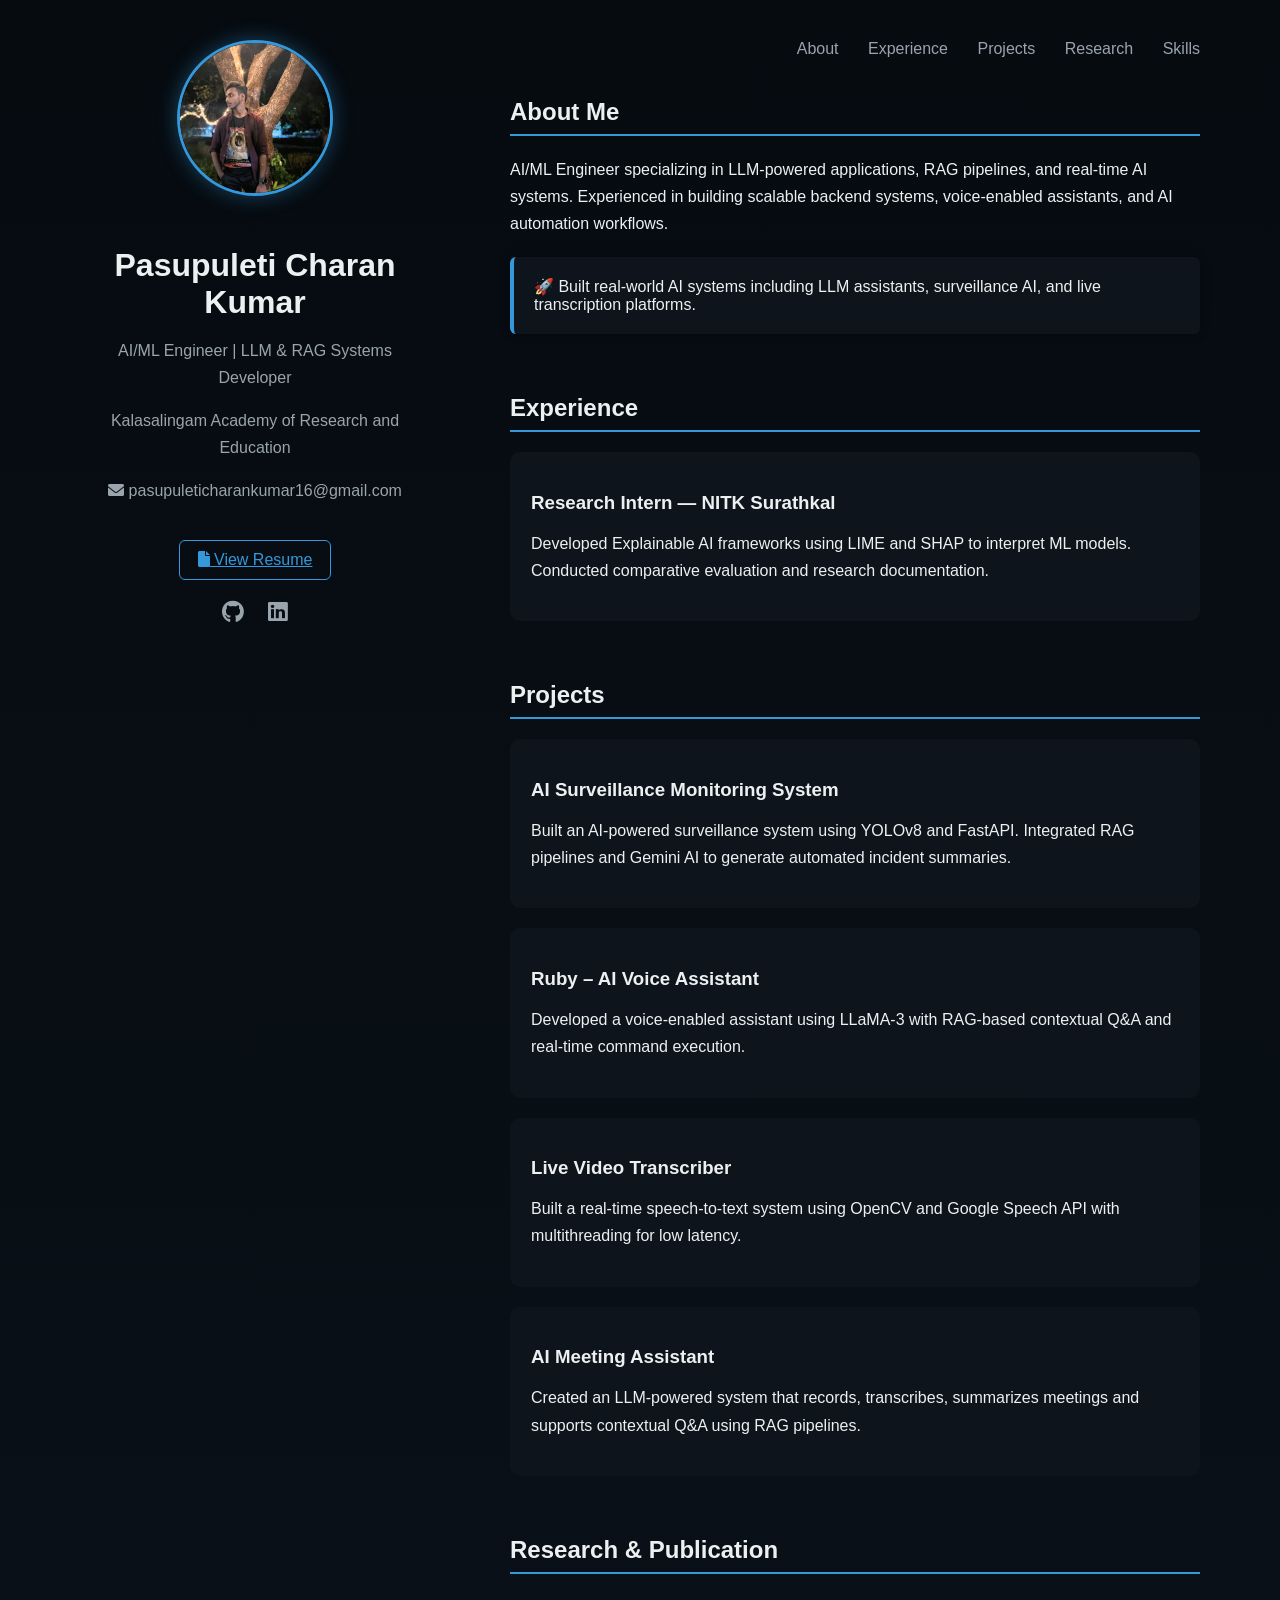
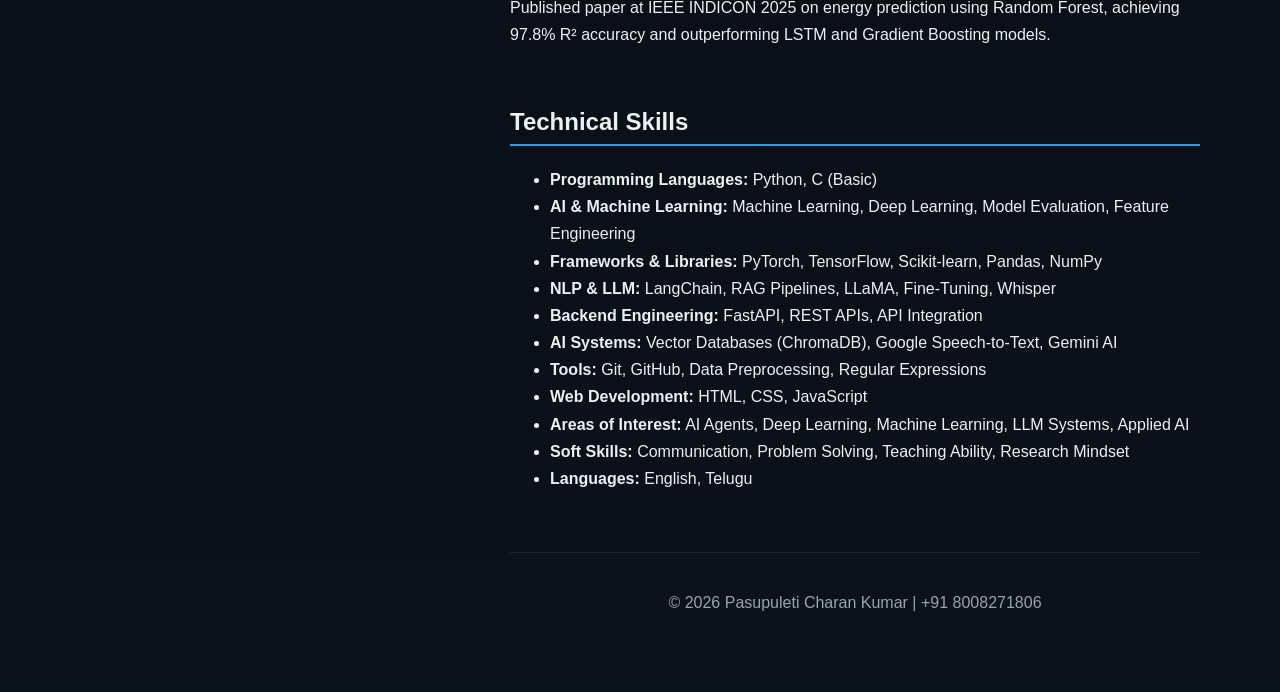
<file: index.html>
<!DOCTYPE html>
<html lang="en">
<head>
    <meta charset="UTF-8">
    <meta name="viewport" content="width=device-width, initial-scale=1.0">
    <title>Pasupuleti Charan Kumar | AI Engineer</title>

    <meta name="description" content="AI/ML Engineer specializing in LLMs, RAG pipelines, and real-time AI systems. Portfolio of Pasupuleti Charan Kumar">

    <link rel="stylesheet" href="style.css">
    <link rel="stylesheet" href="https://cdnjs.cloudflare.com/ajax/libs/font-awesome/6.0.0/css/all.min.css">
</head>

<body>
<div class="container">

    <!-- LEFT COLUMN -->
    <aside class="left-column">
        <div class="identity">
            <img src="PCK.jpg" class="profile-pic">

            <h1>Pasupuleti Charan Kumar</h1>
            <p class="title">AI/ML Engineer | LLM & RAG Systems Developer</p>

            <p class="affiliation">Kalasalingam Academy of Research and Education</p>

            <p class="email">
                <i class="fas fa-envelope"></i> 
                pasupuleticharankumar16@gmail.com
            </p>

            <a href="0.11.pdf" class="research-link">
                <i class="fas fa-file"></i> View Resume
            </a>

            <div class="social-links">
                <a href="https://github.com/PasupuletiC"><i class="fab fa-github"></i></a>
                <a href="https://linkedin.com/in/pasupuleticharankumar1611"><i class="fab fa-linkedin"></i></a>
            </div>
        </div>
    </aside>

    <!-- RIGHT COLUMN -->
    <main class="right-column">

        <!-- NAV -->
        <nav class="main-nav">
            <a href="#objective">About</a>
            <a href="#experience">Experience</a>
            <a href="#projects">Projects</a>
            <a href="#publication">Research</a>
            <a href="#skills">Skills</a>
        </nav>

        <!-- OBJECTIVE -->
        <section id="objective">
            <h2>About Me</h2>

            <p>
                AI/ML Engineer specializing in LLM-powered applications, RAG pipelines, and real-time AI systems. 
                Experienced in building scalable backend systems, voice-enabled assistants, and AI automation workflows.
            </p>

            <div class="callout-box">
                🚀 Built real-world AI systems including LLM assistants, surveillance AI, and live transcription platforms.
            </div>
        </section>

        <!-- EXPERIENCE -->
        <section id="experience">
            <h2>Experience</h2>

            <div class="project">
                <h3>Research Intern — NITK Surathkal</h3>
                <p>
                    Developed Explainable AI frameworks using LIME and SHAP to interpret ML models. 
                    Conducted comparative evaluation and research documentation.
                </p>
            </div>
        </section>

        <!-- PROJECTS -->
        <section id="projects">
            <h2>Projects</h2>

            <div class="project">
                <h3>AI Surveillance Monitoring System</h3>
                <p>
                    Built an AI-powered surveillance system using YOLOv8 and FastAPI. 
                    Integrated RAG pipelines and Gemini AI to generate automated incident summaries.
                </p>
            </div>

            <div class="project">
                <h3>Ruby – AI Voice Assistant</h3>
                <p>
                    Developed a voice-enabled assistant using LLaMA-3 with RAG-based contextual Q&A 
                    and real-time command execution.
                </p>
            </div>

            <div class="project">
                <h3>Live Video Transcriber</h3>
                <p>
                    Built a real-time speech-to-text system using OpenCV and Google Speech API 
                    with multithreading for low latency.
                </p>
            </div>

            <div class="project">
                <h3>AI Meeting Assistant</h3>
                <p>
                    Created an LLM-powered system that records, transcribes, summarizes meetings 
                    and supports contextual Q&A using RAG pipelines.
                </p>
            </div>
        </section>

        <!-- PUBLICATION -->
        <section id="publication">
            <h2>Research & Publication</h2>

            <p>
                Published paper at IEEE INDICON 2025 on energy prediction using Random Forest, 
                achieving 97.8% R² accuracy and outperforming LSTM and Gradient Boosting models.
            </p>
        </section>

        <!-- SKILLS -->
        <section id="skills">
            <h2>Technical Skills</h2>

            <ul>
            <li><strong>Programming Languages:</strong> Python, C (Basic)</li>
            <li><strong>AI & Machine Learning:</strong> Machine Learning, Deep Learning, Model Evaluation, Feature Engineering</li>
            <li><strong>Frameworks & Libraries:</strong> PyTorch, TensorFlow, Scikit-learn, Pandas, NumPy</li>
            <li><strong>NLP & LLM:</strong> LangChain, RAG Pipelines, LLaMA, Fine-Tuning, Whisper</li>
            <li><strong>Backend Engineering:</strong> FastAPI, REST APIs, API Integration</li>
            <li><strong>AI Systems:</strong> Vector Databases (ChromaDB), Google Speech-to-Text, Gemini AI</li>
            <li><strong>Tools:</strong> Git, GitHub, Data Preprocessing, Regular Expressions</li>
            <li><strong>Web Development:</strong> HTML, CSS, JavaScript</li>
            <li><strong>Areas of Interest:</strong> AI Agents, Deep Learning, Machine Learning, LLM Systems, Applied AI</li>
            <li><strong>Soft Skills:</strong> Communication, Problem Solving, Teaching Ability, Research Mindset</li>
            <li><strong>Languages:</strong> English, Telugu</li>
            </ul>
        </section>

        <!-- FOOTER -->
        <footer>
            <p>
                © 2026 Pasupuleti Charan Kumar | 
                +91 8008271806
            </p>
        </footer>

    </main>
</div>
</body>
</html>
</file>
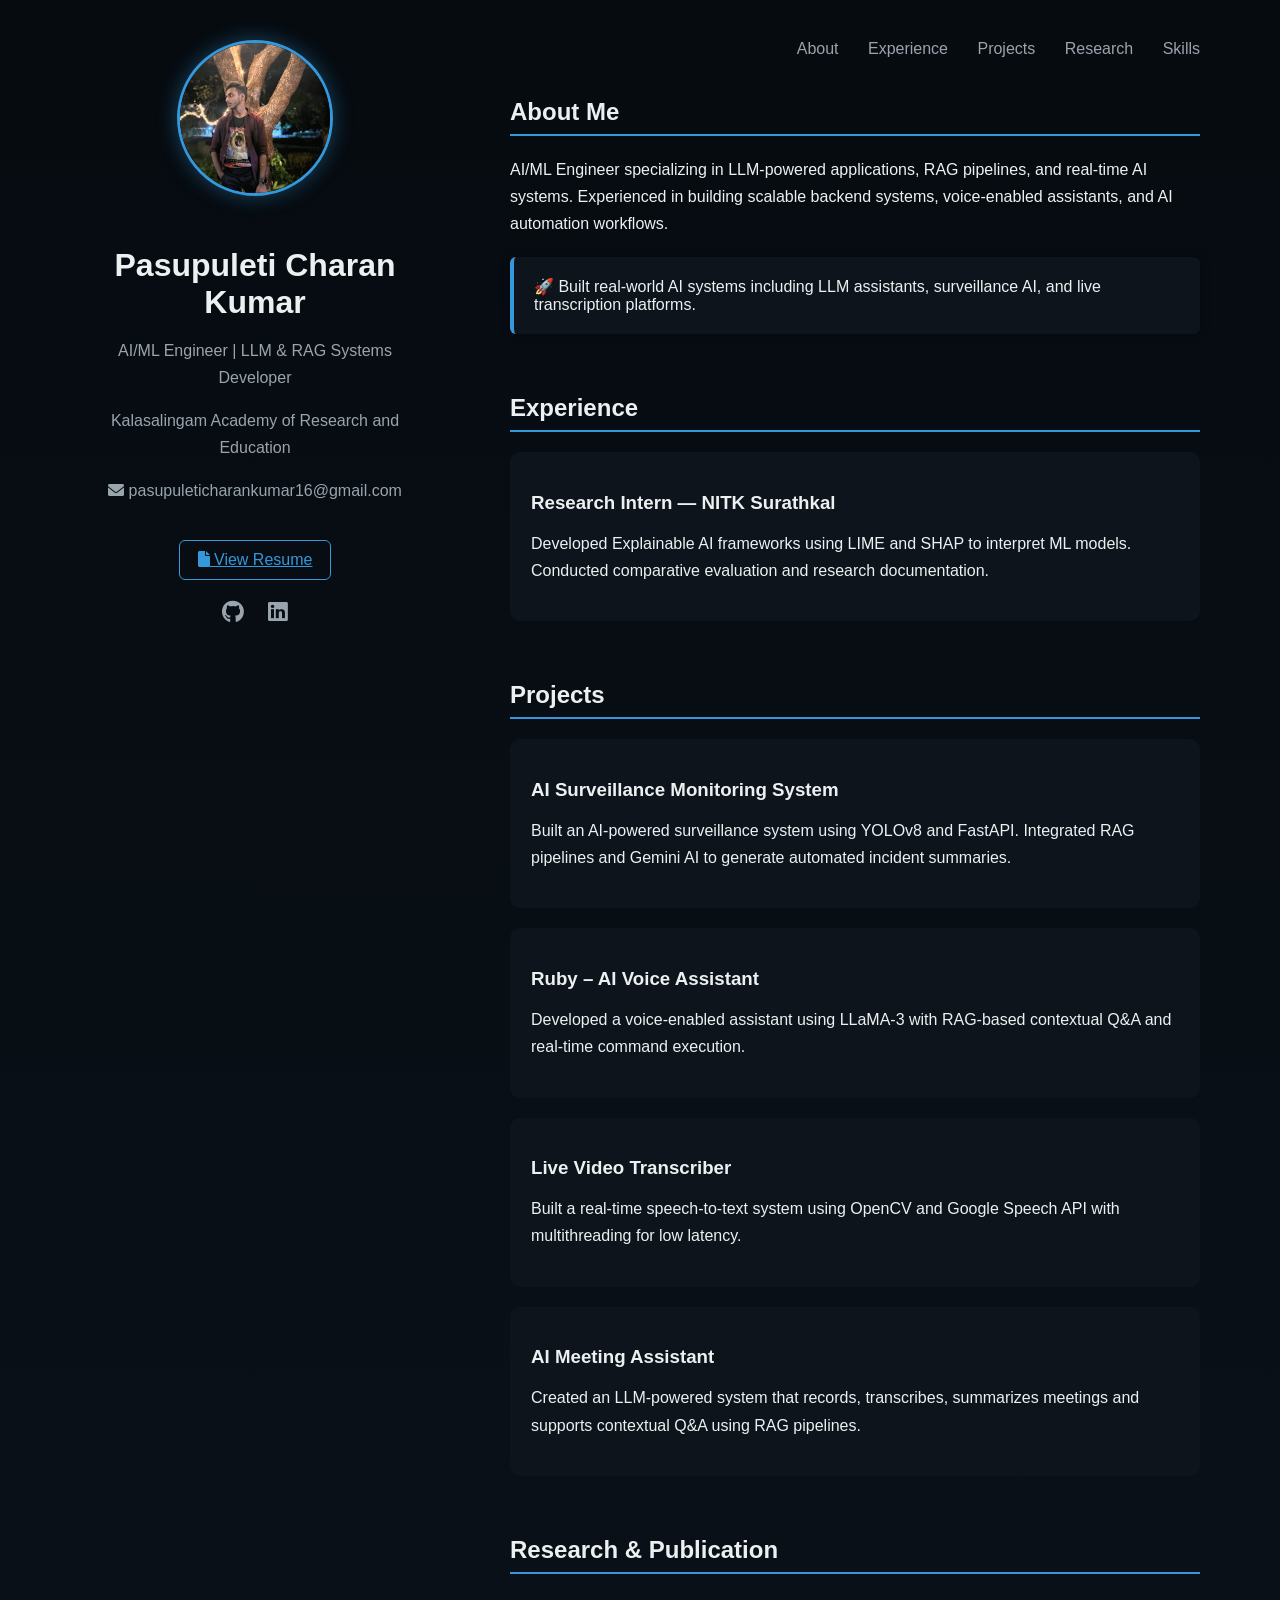
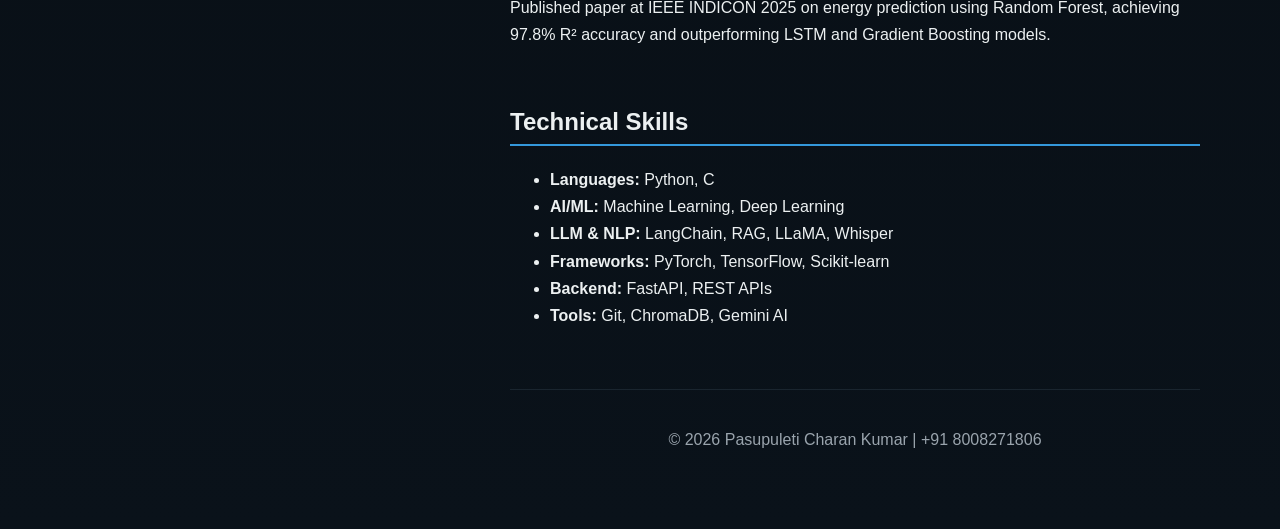
<file: portfolio-website/index.html>
<!DOCTYPE html>
<html lang="en">
<head>
    <meta charset="UTF-8">
    <meta name="viewport" content="width=device-width, initial-scale=1.0">
    <title>Pasupuleti Charan Kumar | AI Engineer</title>

    <meta name="description" content="AI/ML Engineer specializing in LLMs, RAG pipelines, and real-time AI systems. Portfolio of Pasupuleti Charan Kumar">

    <link rel="stylesheet" href="style.css">
    <link rel="stylesheet" href="https://cdnjs.cloudflare.com/ajax/libs/font-awesome/6.0.0/css/all.min.css">
</head>

<body>
<div class="container">

    <!-- LEFT COLUMN -->
    <aside class="left-column">
        <div class="identity">
            <img src="PCK.jpg" class="profile-pic">

            <h1>Pasupuleti Charan Kumar</h1>
            <p class="title">AI/ML Engineer | LLM & RAG Systems Developer</p>

            <p class="affiliation">Kalasalingam Academy of Research and Education</p>

            <p class="email">
                <i class="fas fa-envelope"></i> 
                pasupuleticharankumar16@gmail.com
            </p>

            <a href="Resume PCK.pdf" class="research-link">
                <i class="fas fa-file"></i> View Resume
            </a>

            <div class="social-links">
                <a href="https://github.com/PasupuletiC"><i class="fab fa-github"></i></a>
                <a href="https://linkedin.com/in/pasupuleticharankumar1611"><i class="fab fa-linkedin"></i></a>
            </div>
        </div>
    </aside>

    <!-- RIGHT COLUMN -->
    <main class="right-column">

        <!-- NAV -->
        <nav class="main-nav">
            <a href="#objective">About</a>
            <a href="#experience">Experience</a>
            <a href="#projects">Projects</a>
            <a href="#publication">Research</a>
            <a href="#skills">Skills</a>
        </nav>

        <!-- OBJECTIVE -->
        <section id="objective">
            <h2>About Me</h2>

            <p>
                AI/ML Engineer specializing in LLM-powered applications, RAG pipelines, and real-time AI systems. 
                Experienced in building scalable backend systems, voice-enabled assistants, and AI automation workflows.
            </p>

            <div class="callout-box">
                🚀 Built real-world AI systems including LLM assistants, surveillance AI, and live transcription platforms.
            </div>
        </section>

        <!-- EXPERIENCE -->
        <section id="experience">
            <h2>Experience</h2>

            <div class="project">
                <h3>Research Intern — NITK Surathkal</h3>
                <p>
                    Developed Explainable AI frameworks using LIME and SHAP to interpret ML models. 
                    Conducted comparative evaluation and research documentation.
                </p>
            </div>
        </section>

        <!-- PROJECTS -->
        <section id="projects">
            <h2>Projects</h2>

            <div class="project">
                <h3>AI Surveillance Monitoring System</h3>
                <p>
                    Built an AI-powered surveillance system using YOLOv8 and FastAPI. 
                    Integrated RAG pipelines and Gemini AI to generate automated incident summaries.
                </p>
            </div>

            <div class="project">
                <h3>Ruby – AI Voice Assistant</h3>
                <p>
                    Developed a voice-enabled assistant using LLaMA-3 with RAG-based contextual Q&A 
                    and real-time command execution.
                </p>
            </div>

            <div class="project">
                <h3>Live Video Transcriber</h3>
                <p>
                    Built a real-time speech-to-text system using OpenCV and Google Speech API 
                    with multithreading for low latency.
                </p>
            </div>

            <div class="project">
                <h3>AI Meeting Assistant</h3>
                <p>
                    Created an LLM-powered system that records, transcribes, summarizes meetings 
                    and supports contextual Q&A using RAG pipelines.
                </p>
            </div>
        </section>

        <!-- PUBLICATION -->
        <section id="publication">
            <h2>Research & Publication</h2>

            <p>
                Published paper at IEEE INDICON 2025 on energy prediction using Random Forest, 
                achieving 97.8% R² accuracy and outperforming LSTM and Gradient Boosting models.
            </p>
        </section>

        <!-- SKILLS -->
        <section id="skills">
            <h2>Technical Skills</h2>

            <ul>
                <li><strong>Languages:</strong> Python, C</li>
                <li><strong>AI/ML:</strong> Machine Learning, Deep Learning</li>
                <li><strong>LLM & NLP:</strong> LangChain, RAG, LLaMA, Whisper</li>
                <li><strong>Frameworks:</strong> PyTorch, TensorFlow, Scikit-learn</li>
                <li><strong>Backend:</strong> FastAPI, REST APIs</li>
                <li><strong>Tools:</strong> Git, ChromaDB, Gemini AI</li>
            </ul>
        </section>

        <!-- FOOTER -->
        <footer>
            <p>
                © 2026 Pasupuleti Charan Kumar | 
                +91 8008271806
            </p>
        </footer>

    </main>
</div>
</body>
</html>
</file>
<file: style.css>
:root {
    --bg-dark: #060b10;
    --bg-card: #0d141c;
    --text-light: #ecf0f1;
    --text-mid: #9aa4ad;
    --accent-blue: #3498db;
    --accent-glow: rgba(52, 152, 219, 0.4);
}

/* GLOBAL */
body {
    font-family: 'Segoe UI', sans-serif;
    margin: 0;
    background: linear-gradient(180deg, #060b10, #0a121a);
    color: var(--text-light);
}

.container {
    display: flex;
    max-width: 1200px;
    margin: 0 auto;
}

/* LEFT COLUMN */
.left-column {
    width: 35%;
    max-width: 350px;
    padding: 40px;
    position: sticky;
    top: 0;
    height: 100vh;
    text-align: center;
}

.profile-pic {
    width: 150px;
    height: 150px;
    border-radius: 50%;
    border: 3px solid var(--accent-blue);
    box-shadow: 0 0 20px var(--accent-glow);
    margin-bottom: 20px;
    object-fit: cover;
}

.identity h1 {
    font-size: 2rem;
    margin-bottom: 5px;
}

.identity .title {
    color: var(--text-mid);
    margin-bottom: 15px;
}

.identity .email,
.identity .affiliation {
    color: var(--text-mid);
}

/* BUTTON */
.research-link {
    display: inline-block;
    margin: 20px 0;
    padding: 10px 18px;
    border-radius: 6px;
    color: var(--accent-blue);
    border: 1px solid var(--accent-blue);
    transition: 0.3s;
}

.research-link:hover {
    background: var(--accent-blue);
    color: #fff;
    box-shadow: 0 0 15px var(--accent-glow);
}

/* SOCIAL */
.social-links a {
    color: var(--text-mid);
    font-size: 1.4rem;
    margin: 0 10px;
    transition: 0.3s;
}

.social-links a:hover {
    color: var(--accent-blue);
}

/* RIGHT COLUMN */
.right-column {
    width: 65%;
    padding: 40px;
}

/* NAV */
.main-nav {
    text-align: right;
    margin-bottom: 40px;
}

.main-nav a {
    margin-left: 25px;
    color: var(--text-mid);
    text-decoration: none;
    position: relative;
}

.main-nav a::after {
    content: "";
    width: 0%;
    height: 2px;
    background: var(--accent-blue);
    position: absolute;
    left: 0;
    bottom: -5px;
    transition: 0.3s;
}

.main-nav a:hover::after {
    width: 100%;
}

.main-nav a:hover {
    color: var(--accent-blue);
}

/* SECTIONS */
section {
    margin-bottom: 60px;
}

h2 {
    border-bottom: 2px solid var(--accent-blue);
    padding-bottom: 8px;
}

/* TEXT */
p, li {
    line-height: 1.7;
}

/* LINKS */
a {
    color: var(--accent-blue);
}

/* CALLOUT */
.callout-box {
    background: var(--bg-card);
    border-left: 4px solid var(--accent-blue);
    padding: 20px;
    border-radius: 6px;
    margin-top: 20px;
    box-shadow: 0 0 10px rgba(0,0,0,0.3);
}

/* PROJECT CARD (UPGRADED 🔥) */
.project {
    background: var(--bg-card);
    padding: 20px;
    border-radius: 10px;
    margin-bottom: 20px;
    transition: all 0.3s ease;
    border: 1px solid transparent;
}

.project:hover {
    transform: translateY(-6px);
    border: 1px solid var(--accent-blue);
    box-shadow: 0 10px 25px rgba(0,0,0,0.5);
}

.project h3 {
    margin-bottom: 8px;
}

/* FOOTER */
footer {
    text-align: center;
    padding: 20px 0;
    color: var(--text-mid);
    border-top: 1px solid #1a252f;
}

/* SCROLLBAR (PREMIUM TOUCH) */
::-webkit-scrollbar {
    width: 8px;
}

::-webkit-scrollbar-thumb {
    background: var(--accent-blue);
    border-radius: 10px;
}

/* RESPONSIVE */
@media (max-width: 900px) {
    .container {
        flex-direction: column;
    }

    .left-column {
        width: 100%;
        height: auto;
        position: relative;
    }

    .right-column {
        width: 100%;
    }

    .main-nav {
        text-align: center;
    }
}
</file>
<file: portfolio-website/style.css>
:root {
    --bg-dark: #060b10;
    --bg-card: #0d141c;
    --text-light: #ecf0f1;
    --text-mid: #9aa4ad;
    --accent-blue: #3498db;
    --accent-glow: rgba(52, 152, 219, 0.4);
}

/* GLOBAL */
body {
    font-family: 'Segoe UI', sans-serif;
    margin: 0;
    background: linear-gradient(180deg, #060b10, #0a121a);
    color: var(--text-light);
}

.container {
    display: flex;
    max-width: 1200px;
    margin: 0 auto;
}

/* LEFT COLUMN */
.left-column {
    width: 35%;
    max-width: 350px;
    padding: 40px;
    position: sticky;
    top: 0;
    height: 100vh;
    text-align: center;
}

.profile-pic {
    width: 150px;
    height: 150px;
    border-radius: 50%;
    border: 3px solid var(--accent-blue);
    box-shadow: 0 0 20px var(--accent-glow);
    margin-bottom: 20px;
    object-fit: cover;
}

.identity h1 {
    font-size: 2rem;
    margin-bottom: 5px;
}

.identity .title {
    color: var(--text-mid);
    margin-bottom: 15px;
}

.identity .email,
.identity .affiliation {
    color: var(--text-mid);
}

/* BUTTON */
.research-link {
    display: inline-block;
    margin: 20px 0;
    padding: 10px 18px;
    border-radius: 6px;
    color: var(--accent-blue);
    border: 1px solid var(--accent-blue);
    transition: 0.3s;
}

.research-link:hover {
    background: var(--accent-blue);
    color: #fff;
    box-shadow: 0 0 15px var(--accent-glow);
}

/* SOCIAL */
.social-links a {
    color: var(--text-mid);
    font-size: 1.4rem;
    margin: 0 10px;
    transition: 0.3s;
}

.social-links a:hover {
    color: var(--accent-blue);
}

/* RIGHT COLUMN */
.right-column {
    width: 65%;
    padding: 40px;
}

/* NAV */
.main-nav {
    text-align: right;
    margin-bottom: 40px;
}

.main-nav a {
    margin-left: 25px;
    color: var(--text-mid);
    text-decoration: none;
    position: relative;
}

.main-nav a::after {
    content: "";
    width: 0%;
    height: 2px;
    background: var(--accent-blue);
    position: absolute;
    left: 0;
    bottom: -5px;
    transition: 0.3s;
}

.main-nav a:hover::after {
    width: 100%;
}

.main-nav a:hover {
    color: var(--accent-blue);
}

/* SECTIONS */
section {
    margin-bottom: 60px;
}

h2 {
    border-bottom: 2px solid var(--accent-blue);
    padding-bottom: 8px;
}

/* TEXT */
p, li {
    line-height: 1.7;
}

/* LINKS */
a {
    color: var(--accent-blue);
}

/* CALLOUT */
.callout-box {
    background: var(--bg-card);
    border-left: 4px solid var(--accent-blue);
    padding: 20px;
    border-radius: 6px;
    margin-top: 20px;
    box-shadow: 0 0 10px rgba(0,0,0,0.3);
}

/* PROJECT CARD (UPGRADED 🔥) */
.project {
    background: var(--bg-card);
    padding: 20px;
    border-radius: 10px;
    margin-bottom: 20px;
    transition: all 0.3s ease;
    border: 1px solid transparent;
}

.project:hover {
    transform: translateY(-6px);
    border: 1px solid var(--accent-blue);
    box-shadow: 0 10px 25px rgba(0,0,0,0.5);
}

.project h3 {
    margin-bottom: 8px;
}

/* FOOTER */
footer {
    text-align: center;
    padding: 20px 0;
    color: var(--text-mid);
    border-top: 1px solid #1a252f;
}

/* SCROLLBAR (PREMIUM TOUCH) */
::-webkit-scrollbar {
    width: 8px;
}

::-webkit-scrollbar-thumb {
    background: var(--accent-blue);
    border-radius: 10px;
}

/* RESPONSIVE */
@media (max-width: 900px) {
    .container {
        flex-direction: column;
    }

    .left-column {
        width: 100%;
        height: auto;
        position: relative;
    }

    .right-column {
        width: 100%;
    }

    .main-nav {
        text-align: center;
    }
}
</file>
